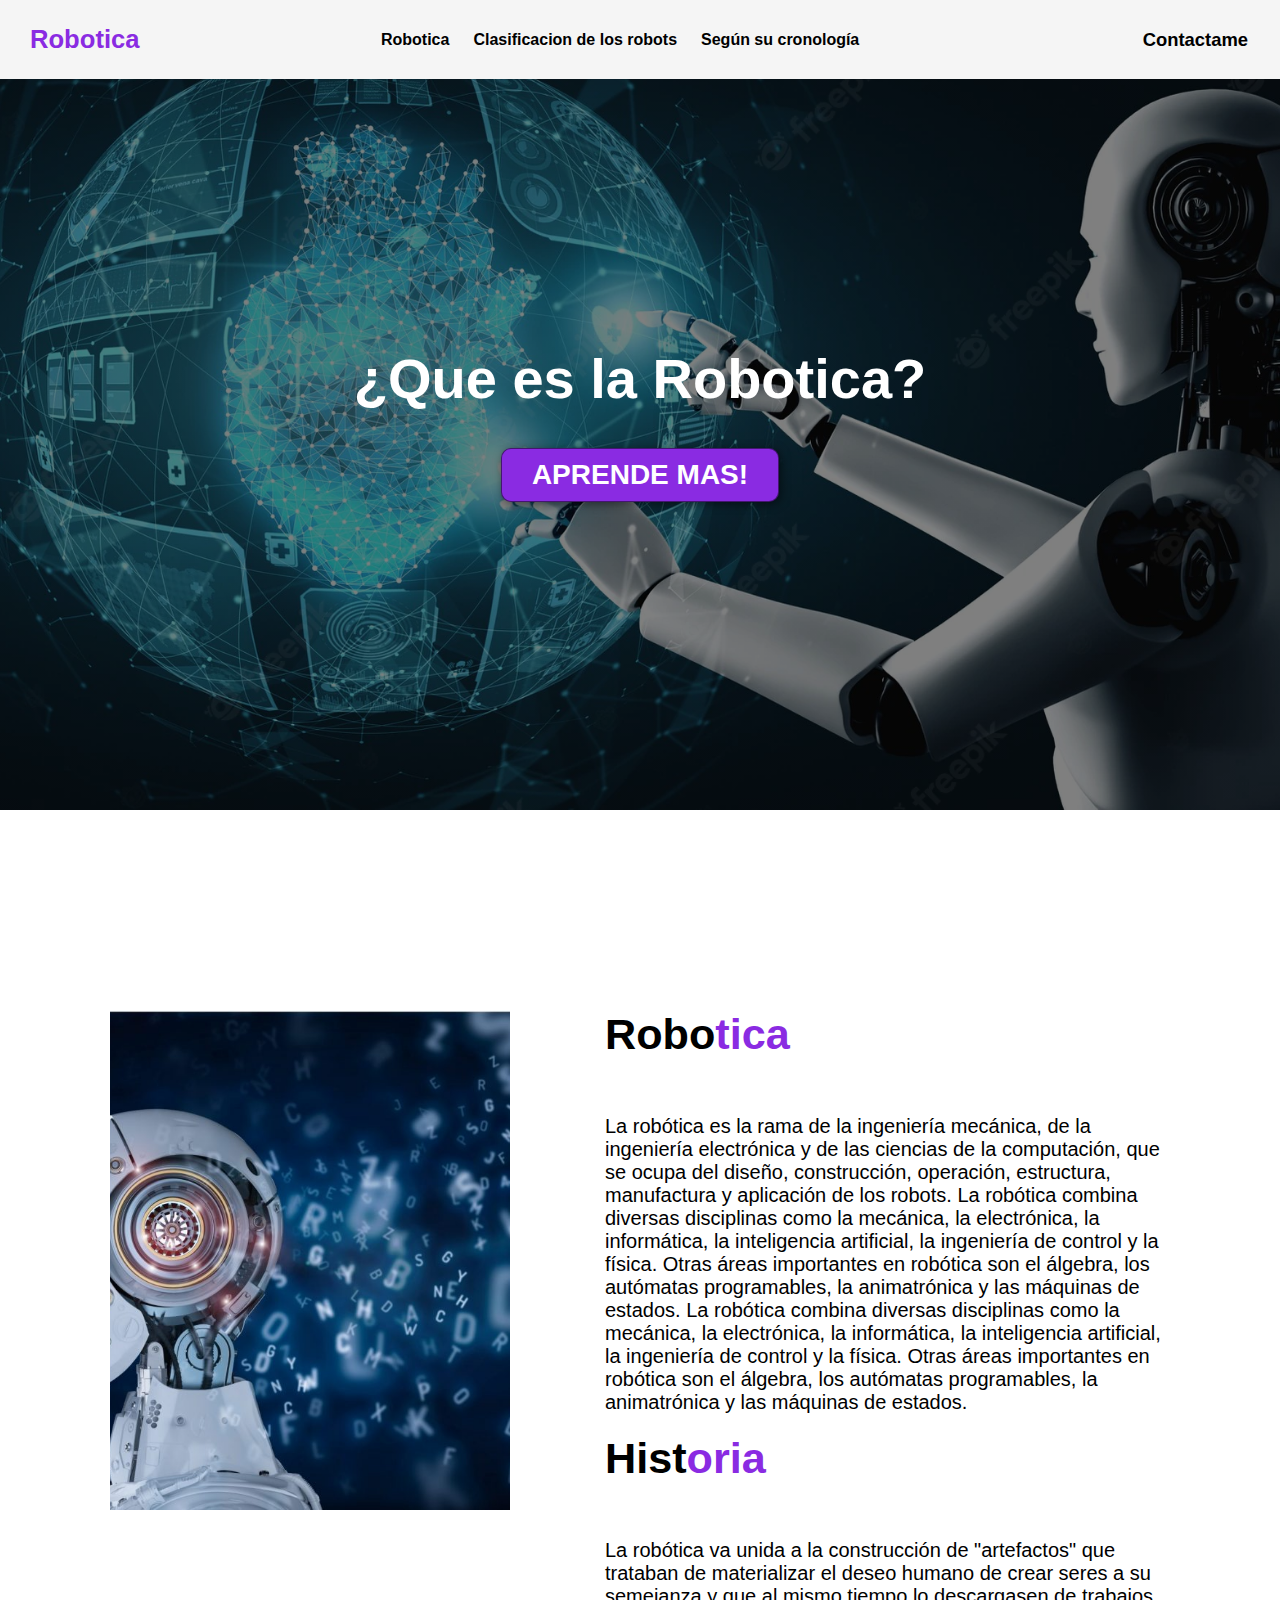
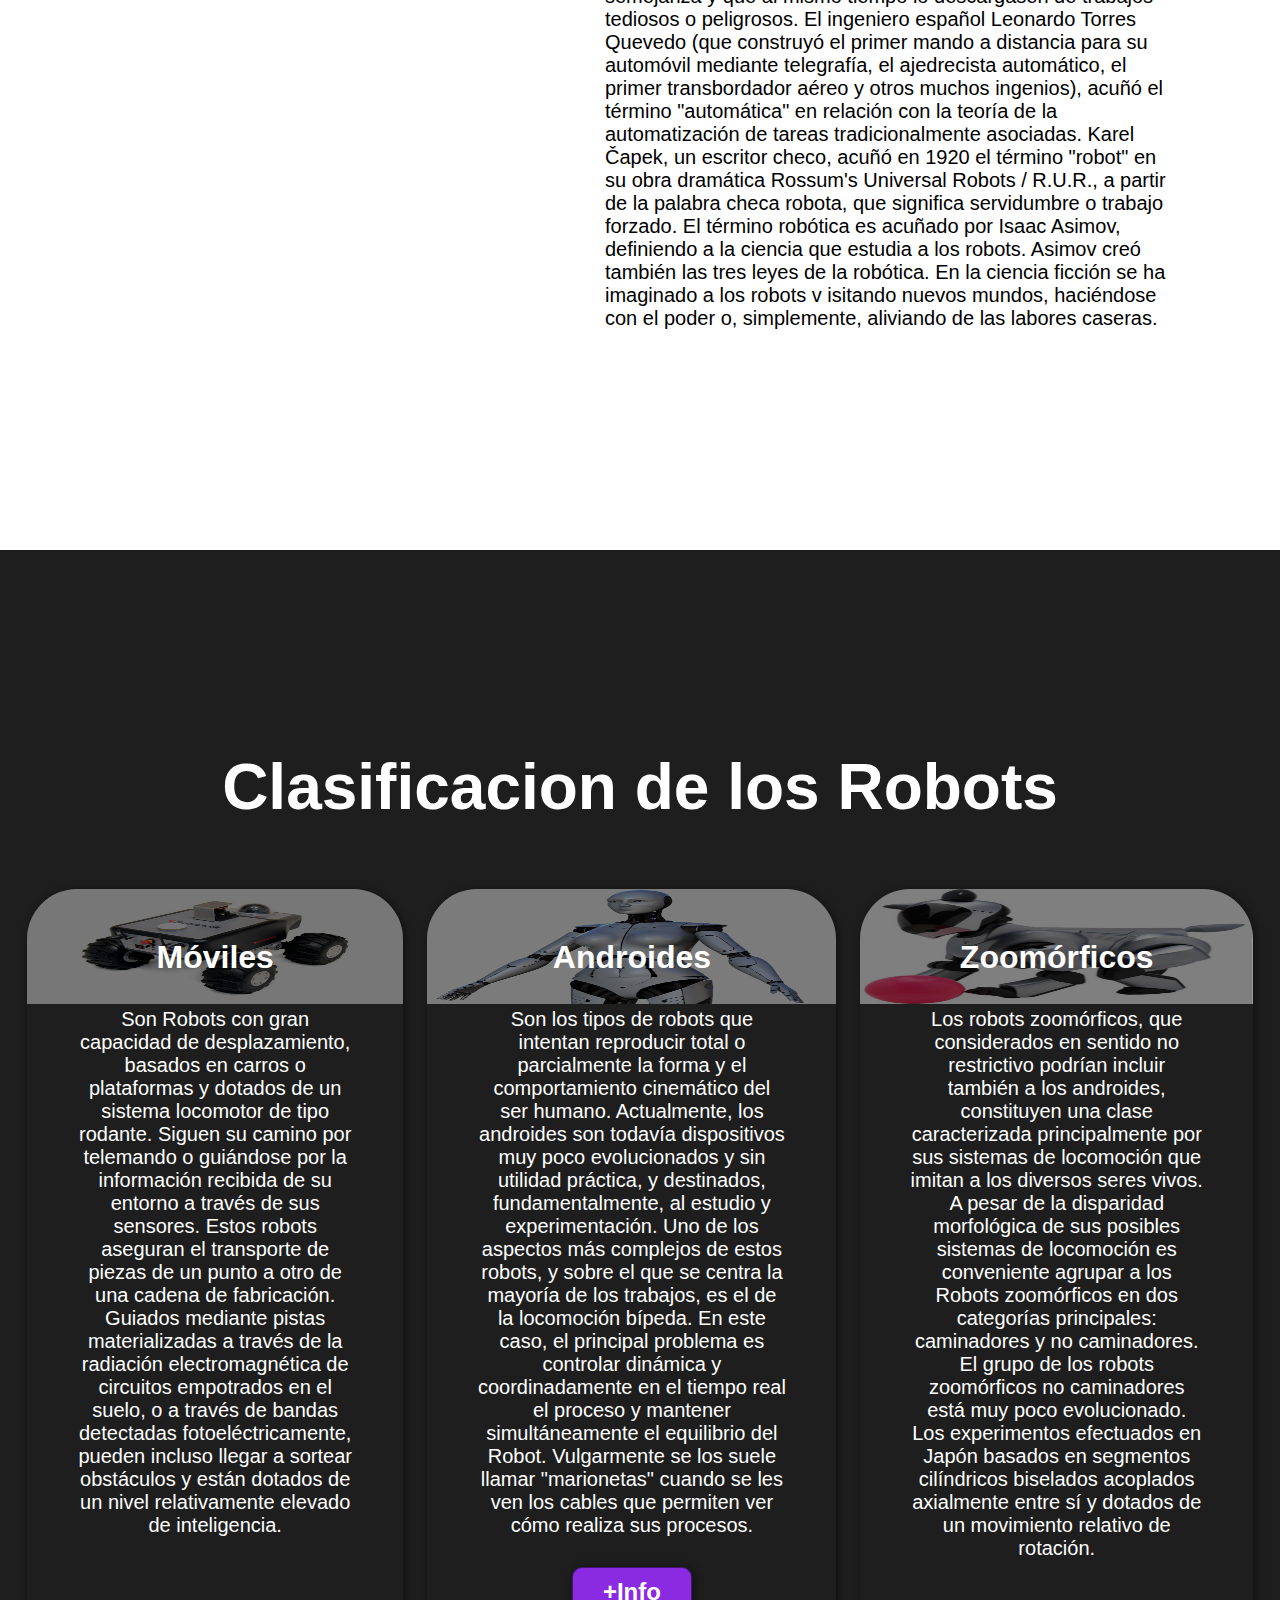
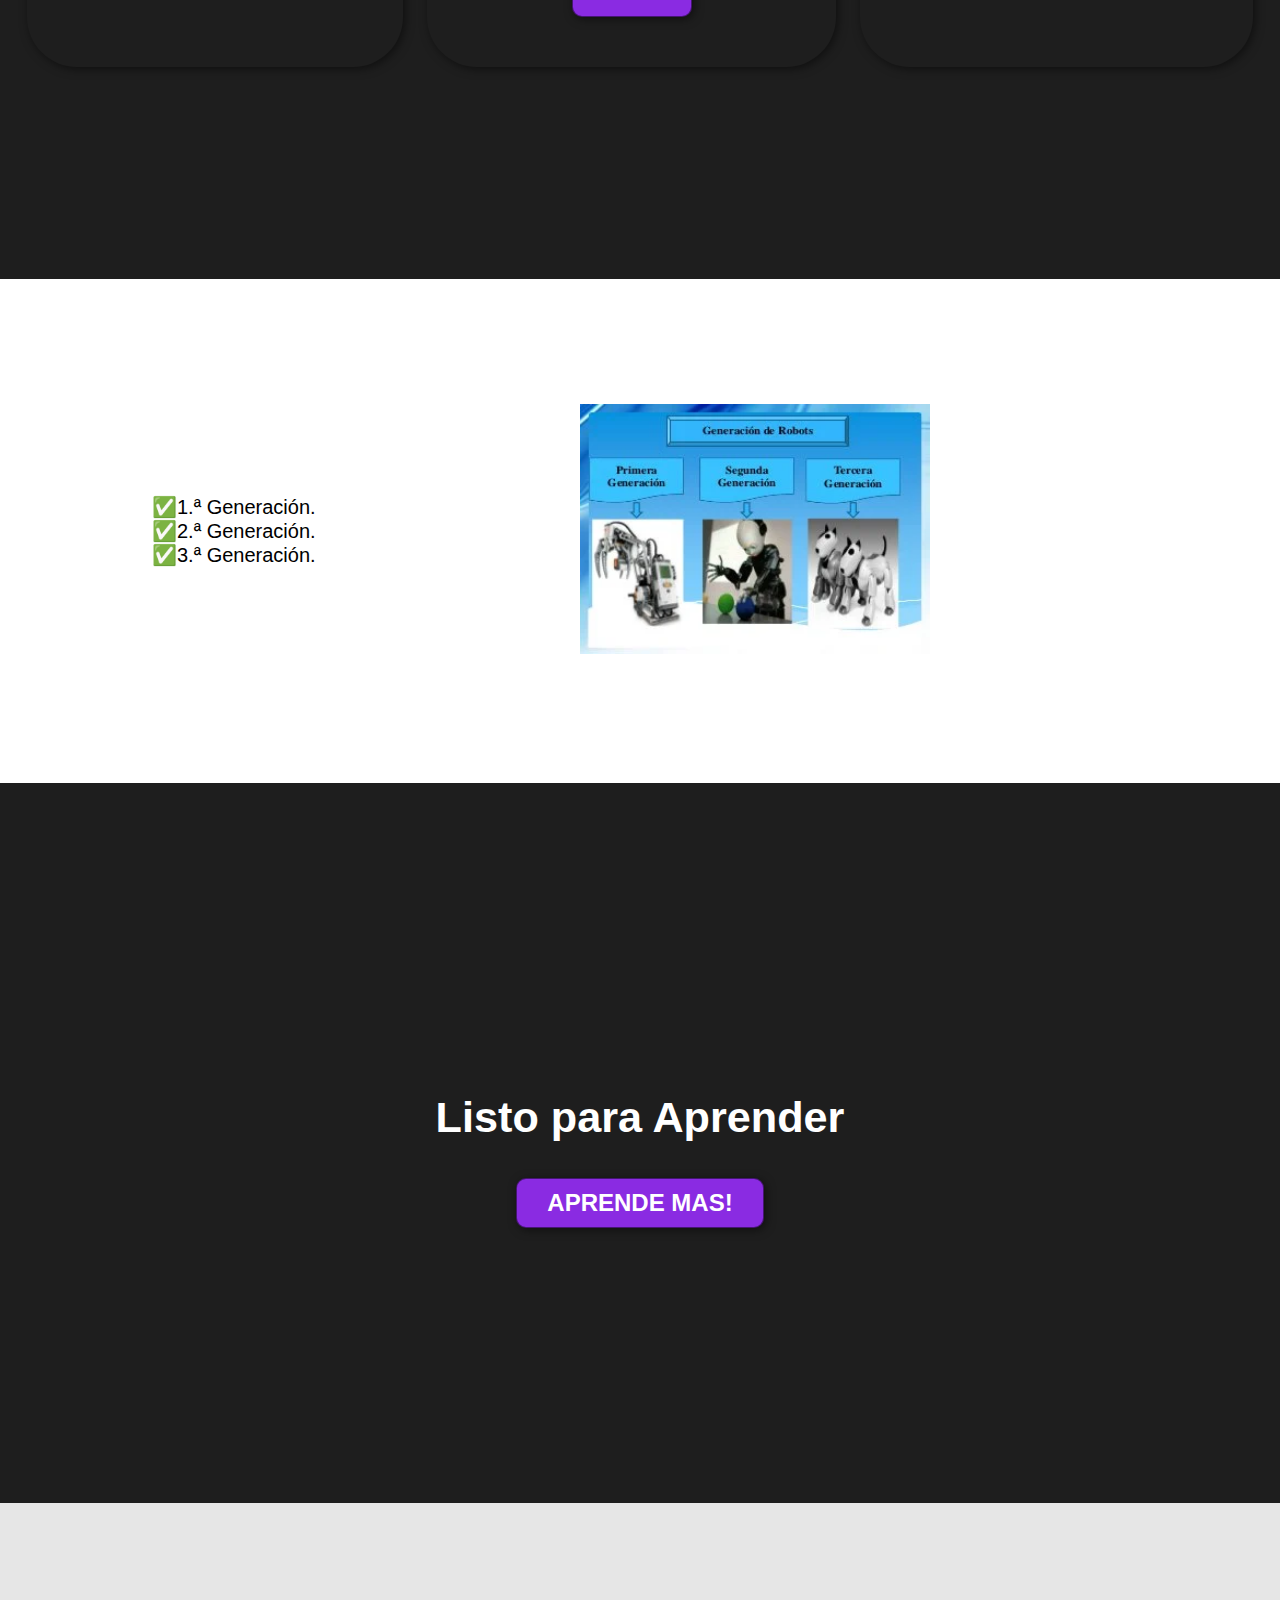
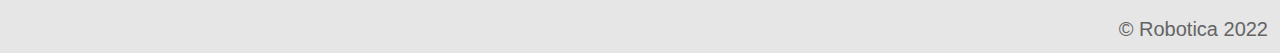
<file: pagina web/Index.html>
<!DOCTYPE html>
<html lang="en">
<head>
    <meta charset="UTF-8">
    <meta http-equiv="X-UA-Compatible" content="IE=edge">
    <meta name="viewport" content="width=device-width, initial-scale=1.0">
    <title>Robotica</title>
    <link rel="stylesheet" href="estilos1.css">
</head>
<body>

    <script src="main.js"></script>

    <header>
        <div class="container">
            <p class="logo">Robotica</p>
            <nav>
                <a href="#Robo-tica">Robotica</a>
                <a href="#Clasificacion-de-los-robots">Clasificacion de los robots</a>
                <a href="#Según-su-cronología">Según su cronología</a>
            </nav>
            <nav>
                <ul>
                    <li> 
                        <a href="Contacto.html">Contactame</a>
                    </li>
                </ul>
            </nav>
        </div>
    </header>
    <section id="hero">
        <h1>¿Que es la Robotica?</h1>
        <form action="https://concepto.de/robotica/">
            <button>APRENDE MAS!</button>
        </form>
    </section>

    <section id="Robo-tica">
        <div class="container">
        <div class="img-container"></div>

            <div class="texto">
                <h2>Robo<span class="color-acento">tica</span></h2> 
                <p>La robótica es la rama de la ingeniería mecánica, 
                de la ingeniería electrónica y de las ciencias de la computación, 
                que se ocupa del diseño, construcción, operación, estructura, 
                manufactura y aplicación de los robots.
                La robótica combina diversas disciplinas como la mecánica, 
                la electrónica, la informática, la inteligencia artificial, 
                la ingeniería de control y la física. Otras áreas importantes en robótica son el álgebra, 
                los autómatas programables, la animatrónica y las máquinas de estados.
                
                La robótica combina diversas disciplinas como la mecánica, la electrónica, 
                la informática, la inteligencia artificial, la ingeniería de control y la física. 
                Otras áreas importantes en robótica son el álgebra, los autómatas programables, 
                la animatrónica y las máquinas de estados.
                </p>
            
                <h2>Hist<span class="color-acento">oria</span></h2>
                <p>La robótica va unida a la construcción de "artefactos" que trataban de materializar 
                el deseo humano de crear seres a su semejanza y que al mismo tiempo lo descargasen 
                de trabajos tediosos o peligrosos. El ingeniero español Leonardo Torres Quevedo 
                (que construyó el primer mando a distancia para su automóvil mediante telegrafía, 
                el ajedrecista automático, el primer transbordador aéreo y otros muchos ingenios), 
                acuñó el término "automática" en relación con la teoría de la automatización de 
                tareas tradicionalmente asociadas.
                Karel Čapek, un escritor checo, acuñó en 1920 el término "robot" en su obra dramática 
                Rossum's Universal Robots / R.U.R., a partir de la palabra checa robota, que 
                significa servidumbre o trabajo forzado. El término robótica es acuñado por 
                Isaac Asimov, definiendo a la ciencia que estudia a los robots. Asimov creó también 
                las tres leyes de la robótica. En la ciencia ficción se ha imaginado a los robots v
                isitando nuevos mundos, haciéndose con el poder o, simplemente, aliviando de las 
                labores caseras. 
                </p>
            </div>
        </div>  
    </section>


    <section id="Clasificacion-de-los-robots">
        <div class="container">
            <h2>Clasificacion de los Robots</h2>
            <div class="Robotica">
              
                <div class="carta">
                    <h3>Móviles</h3>
                    <p>Son Robots con gran capacidad de desplazamiento, 
                    basados en carros o plataformas y dotados de un sistema 
                    locomotor de tipo rodante. Siguen su camino por telemando o 
                    guiándose por la información recibida de su entorno a través de sus sensores. 
                    Estos robots aseguran el transporte de piezas de un punto a otro de una 
                    cadena de fabricación.  Guiados mediante pistas materializadas a través 
                    de la radiación electromagnética de circuitos empotrados en el suelo, 
                    o a través de bandas detectadas fotoeléctricamente, pueden incluso llegar 
                    a sortear obstáculos y están dotados de un nivel relativamente elevado de inteligencia. 
                    </p>
                
                </div>
                <div class="carta">
                    <h3>Androides</h3>
                    <p>Son los tipos de robots que intentan reproducir total o parcialmente la forma y 
                    el comportamiento cinemático del ser humano. Actualmente, los androides son 
                    todavía dispositivos muy poco evolucionados y sin utilidad práctica, y destinados, 
                    fundamentalmente, al estudio y experimentación. Uno de los aspectos más complejos 
                    de estos robots, y sobre el que se centra la mayoría de los trabajos, es el 
                    de la locomoción bípeda. En este caso, el principal problema es controlar 
                    dinámica y coordinadamente en el tiempo real el proceso y mantener 
                    simultáneamente el equilibrio del Robot. Vulgarmente se los suele 
                    llamar "marionetas" cuando se les ven los cables que permiten ver cómo 
                    realiza sus procesos.
                    </p>
                    <form action="https://www.euroinnova.edu.es/blog/clasificacion-de-los-robots">
                        <button>+Info</button>
                    </form>
                </div>
                <div class="carta">
                    <h3>Zoomórficos</h3>
                    <p>Los robots zoomórficos, que considerados en sentido no restrictivo podrían 
                    incluir también a los androides, constituyen una clase caracterizada principalmente 
                    por sus sistemas de locomoción que imitan a los diversos seres vivos. A pesar de la 
                    disparidad morfológica de sus posibles sistemas de locomoción es conveniente agrupar 
                    a los Robots zoomórficos en dos categorías principales: caminadores y no caminadores. 
                    El grupo de los robots zoomórficos no caminadores está muy poco evolucionado. 
                    Los experimentos efectuados en Japón basados en segmentos cilíndricos biselados 
                    acoplados axialmente entre sí y dotados de un movimiento relativo de rotación.
                    </p>
           
                </div>

            </div>
        </div> 
    </section>
    
    <section id="Según-su-cronología">
        <div class="container">
            <ul>
                <li>✅1.ª Generación.</li>
                <li>✅2.ª Generación.</li>
                <li>✅3.ª Generación.</li>
            </ul>
        </div>
    </section>

    <section id="Final">
        <h2>Listo para Aprender</h2>
        <form action="https://www.edsrobotics.com/blog/evolucion-robotica-industrial/">
            <button>APRENDE MAS!</button>
        </form>
    </section>

    <footer>
        <div class="container">
            <p>&copy; Robotica 2022</p>
        </div>
    </footer>
</body>
</html>
</file>
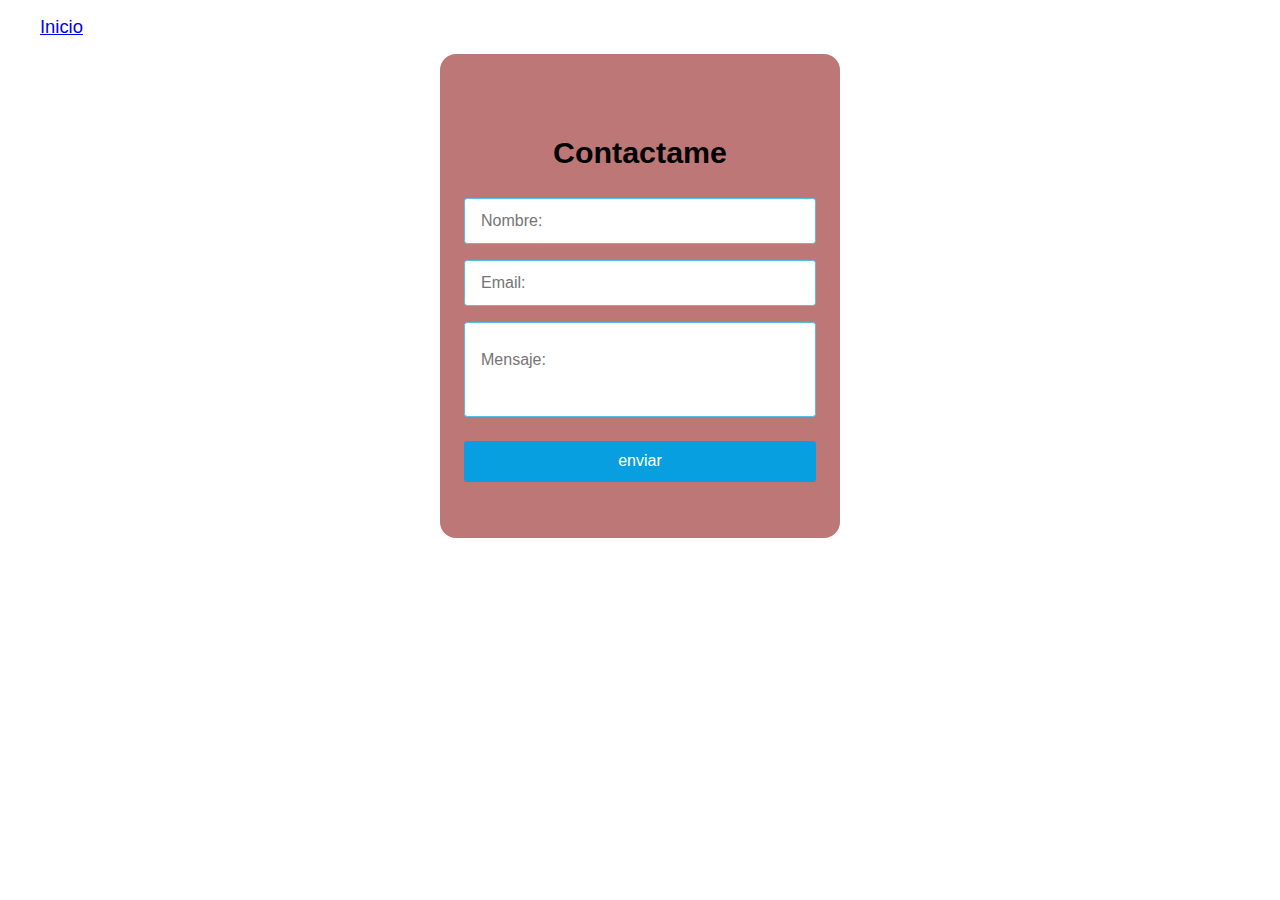
<file: pagina web/Contacto.html>
<!DOCTYPE html>
<html lang="es">
	<head>
        <meta charset="UTF-8">
		<meta http-equiv="X-UA-compatible" content="IE=edge">
		<meta name="viewport" content="width=device-width, initial-scale=1.0">		
		<title>Formulario</title>	
		<link rel="stylesheet" href="estilos1.css">
	</head>

	<body>

		<nav>
			<ul>
				<li> 
					<a href="Index.html">Inicio</a>
				</li>
			</ul>
		</nav>

		<form class="form">
			<div class="form_container">
				<h2 class="form_title">Contactame</h2>
				<input type="text" class="form_input" placeholder="Nombre:">
				<input type="email" class="form_input" placeholder="Email:">
				<textarea class="form_input form_input--message" placeholder="Mensaje:"></textarea>

				<input type="submit" value="enviar" class="form_cta">
		</form>	
	</body>

</html>
</file>
<file: pagina web/estilos1.css>
*{
    box-sizing: border-box;
}

body{
    font-family:'Roboto', sans-serif;
    margin: 0;
}  

h1{ font-size: 3.5em;}
h2{ font-size: 2.7em;}
h3{font-size: 2em;}
p{font-size: 1.25em;}
ul{list-style: none;}
li{font-size: 1.25em;}

button{
    font-size: 1.5em;
    font-weight: bold;
    padding: 10px 30px;
    border-radius: 10px;
    border: 1px solid rgba(0,0,0,0.5);
    box-shadow: 2px 2px 10px rgba(0,0,0,0.5);
    color: white;
    background-color: blueviolet;
}

button:hover{
    background-color: rgb(80, 22, 134);
}

.container{
    max-width: 1400px;
    margin: auto;
}

.color-acento{color: blueviolet;}

header{
    background-color: rgb(245,245,245);
}

nav li{
 font-size: 1.15em;
}

header .logo{
    margin: 0;
    padding: 25px 30px;
    font-weight: bold;
    color: blueviolet;
    font-size: 1.6em;
}

header .container{
    display: flex;
    flex-direction: column;
    align-items: center;
}

header nav{
    display: flex;
    flex-direction: column;
    text-align: center;
    padding-bottom: 25px;
}

header a{
    padding: 5px 12px;
    text-decoration: none;
    font-weight: bold;
    color: black;
}

header a:hover{
    color: blueviolet;
}

#hero{
    display: flex;
    align-items: center;
    justify-content: center;
    text-align: center;
    flex-direction: column;
    height: 90vh;
    color: white;
    background-image: linear-gradient(
        0deg,
        rgba(0,0,0,0.5),
        rgba(0,0,0,0.5)
    )
    ,url("img/futura-tecnologia-medica-controlada-robot-ia-que-utiliza-aprendizaje-automatico-e-inteligencia-artificial_31965-8062.webp");
    background-repeat: no-repeat;
    background-size: cover;
    background-position: center center;
}

#hero h1{
    color: white;
}

#hero button{
    font-size: 1.75em;
}


#Robo-tica .container{
    text-align: center;
    padding: 200px 45px;
}

#Clasificacion-de-los-robots{
    background-color: rgba(30,30,30);
    color: white;
    text-align: center;
}

#Clasificacion-de-los-robots .container{
   padding: 200px 15px;
}

#Clasificacion-de-los-robots h2{
    margin-top: 0;
    font-size: 3.2em;
}

#Clasificacion-de-los-robots p{
    display: none;
}

#Clasificacion-de-los-robots .carta{
    background-size: cover;
    background-position: center center;
    padding: 100px;
    margin: 12px;
    border-radius: 50px;
}

.carta:first-child{
    background-image: linear-gradient(
        0deg,
        rgba(0,0,0,0.5),
        rgba(0,0,0,0.5)
    )
    ,url("img/moviles.jpg");
}


.carta:nth-child(2){
    background-image: linear-gradient(
        0deg,
        rgba(0,0,0,0.5),
        rgba(0,0,0,0.5)
    )
    ,url("img/andriode.jpg");
}

.carta:nth-child(3){
    background-image: linear-gradient(
        0deg,
        rgba(0,0,0,0.5),
        rgba(0,0,0,0.5)
    )
    ,url("img/zoomorficos.jpg");

}


#Según-su-cronología .container{
    text-align: center;
    padding: 200px 12px;
}

#Según-su-cronologia li{
    margin: 16px 0px;
    font-weight: bold;
}


#Final{
    display: flex;
    flex-direction: column;
    justify-content: center;
    align-items: center;
    text-align: center;
    background-color: rgb(30,30,30);
    color: white;
    height: 80vh;
}

#final h2{
    font-size: 9vw;
}

#final button{
    font-size: 5vw;
}

footer p{
    margin: 0;
    padding: 12px;
    color: rgb(100,100,100);
}

footer{
    background-color: rgb(230,230,230);
}

footer .container{
    height: 150px;
    display: flex;
    justify-content: center;
    align-items: flex-end;
}


@media (min-width: 720px){

    header{
        position: fixed;
        width: 100%;
    }


    header .container{
        flex-direction: row;
        justify-content: space-between;
    }

    header nav{
        flex-direction: row;
        padding-bottom: 0;
        padding-right: 20px ;
    }
    
    #Robo-tica .container{
        display: flex;
        justify-content: space-evenly;
    }

    #Robo-tica .texto{
        width: 50%;
        max-width: 600px;
        text-align: initial;
        padding-left: 30px;
        display: flex;
        flex-direction: column;
        justify-content: center;
    }

    #Robo-tica h2{
        margin-top: 0px;
    }

    #Robo-tica .img-container{
        background-image: url("img/22.-recurso_avances-en-robotica-scaled-e1634282937466-1024x686.jpg");
        background-size: cover;
        background-position: center center;
        height: 500px;
        width: 400px;
    }

    #Clasificacion-de-los-robots .Robotica{
        display: flex;
        justify-content: center;

    }

    #Clasificacion-de-los-robots p{
        display: block;
        margin-bottom: 30px;
    }
    
    #Clasificacion-de-los-robots h2{
        font-size: 4em;
    }


    #Clasificacion-de-los-robots h3{
        margin-top: 0;
    }

    #Clasificacion-de-los-robots .carta{
        padding: 50px;
        background-size: 100% 115px;
        background-repeat: no-repeat;
        background-position-y: 0;
        background-color: rgba(50, 50, 50. 05);
        box-shadow: 2px 2px 10px rgba(0,0,0,0.5);

    }

    #Según-su-cronología{
        background-image: url("img/generacion-de-robots-5-320.webp");
        background-repeat: no-repeat;
        background-size: 350px 250px;
        background-position: calc(100vw - 700px) 125px;
   
    }

    #Según-su-cronología .container{
        text-align: initial;
    }


    #Según-su-cronología ul{
        margin-left: 100px; 
    }

    #final h2{
        font-size: 5em;
    }

    #final button{
        font-size: 2em;
    }

    footer .container{
        justify-content: flex-end;
    }

}

@media (min-width: 1200px){
    #Según-su-cronologia{
        background-position-x: calc(100vw - 800px);
    }
}

.form{ 
    background-color: rgb(189, 119, 119);
    width: 90%;
    margin: auto;
    max-width: 400px;
    border-radius: 1em;
    padding: 3.5em 1.5em;
}

.form_container{ 
    width: 100%;
    display: grid;
    gap: 1em;
    grid-auto-columns: 100%;
}

.form_title{ 
    text-align: center;
    font-size: 1.9rem;
    margin-bottom: .4em;
}

.form_input{
    font-family: inherit;
    font-size: 1rem;
    padding: .8em 1em;
    outline: none;
    border: none;
    border: 1px solid #56bee7;
    border-radius: 0.2em;
}

.form_input--message{ 
    resize: none;
    padding: 1.8em 1em;
    margin-bottom: .5em;
}

.form_cta{
    font-family: inherit;
    font-size: 1rem;
    background-color: #089fe0;
    color: #fff;
    border: none;
    font-weight: 300;
    padding: .7em 0;
    border-radius: .2em;
    cursor: pointer;
    font-weight: 400;

}

@media (max-width:450px){ 
    .form{ 
        padding: 3.5em 1em;
    }
}
</file>
